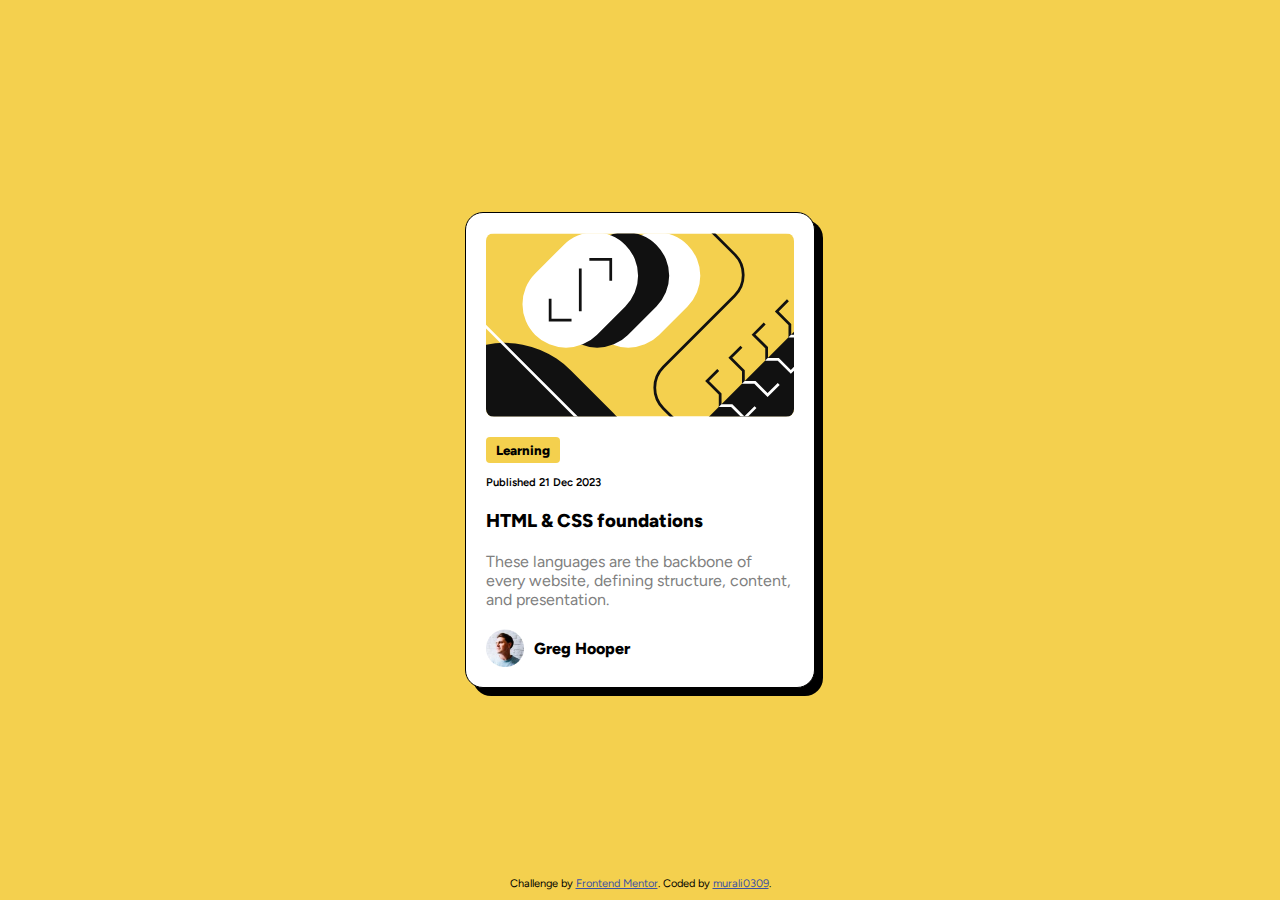
<file: Blog-preview-card/index.html>
<!DOCTYPE html>
<html lang="en">
<head>
  <meta charset="UTF-8">
  <meta name="viewport" content="width=device-width, initial-scale=1.0"> <!-- displays site properly based on user's device -->
  <link rel="stylesheet" href="style.css">
  <link rel="icon" type="image/png" sizes="32x32" href="./images/favicon-32x32.png">
  
  <title>Frontend Mentor | Blog preview card</title>

  <!-- Feel free to remove these styles or customise in your own stylesheet 👍 -->
  <style>
    .attribution { font-size: 11px; text-align: center; }
    .attribution a { color: hsl(228, 45%, 44%); }
  </style>
</head>
<body>
<main>
  <div class="card">

    <img src="./images/illustration-article.svg" alt="">
    <h5>Learning</h5>
    <p class="date">Published 21 Dec 2023</p>
    <h3 class="title"> HTML & CSS foundations</h3>
    <p class="discription">  These languages are the backbone of every website, 
      defining structure, content, and presentation.</p>
    <div class="author">  
      <img src="./images/image-avatar.webp" alt="">
      <p class="name">Greg Hooper</p>
    </div> 
  </div>
</main>

<footer>
  <div class="attribution">
    Challenge by <a href="https://www.frontendmentor.io?ref=challenge" 
    target="_blank">Frontend Mentor</a>. 
    Coded by <a href="https://www.frontendmentor.io/profile/murali0309" 
    target="_blank">murali0309</a>.
  </div>
  
</footer>
</body>
</html>
</file>
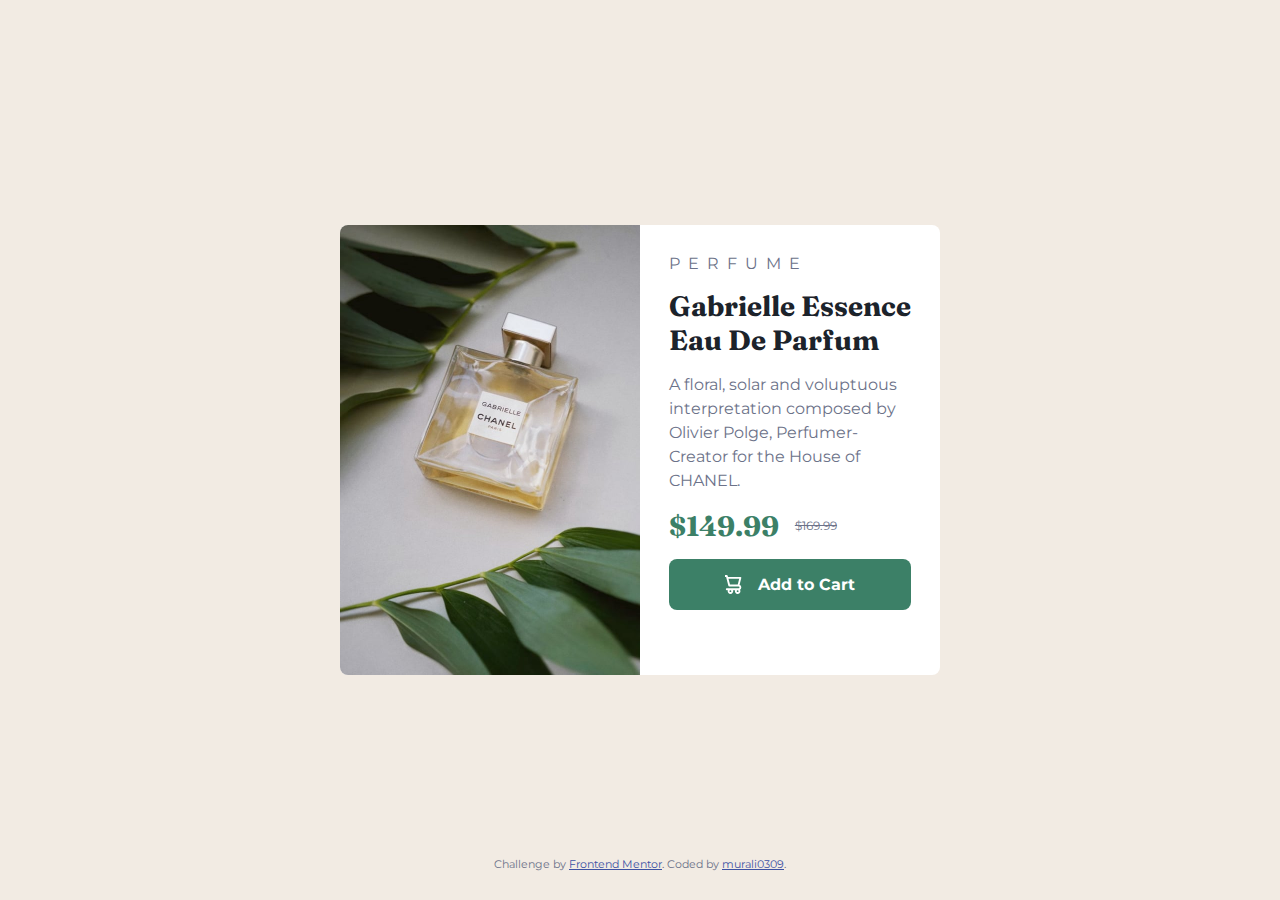
<file: product-preview-card/index.html>
<!DOCTYPE html>
<html lang="en">
<head>
  <meta charset="UTF-8">
  <meta name="viewport" content="width=device-width, initial-scale=1.0"> <!-- displays site properly based on user's device -->
  
  <title>Frontend Mentor | Product preview card component</title>
  
  <link rel="icon" type="image/png" sizes="32x32" href="./images/favicon-32x32.png">
  <link rel="stylesheet" href="style.css">

  <link rel="stylesheet" href="https://fonts.googleapis.com/css2?family=Material+Symbols+Outlined:opsz,wght,FILL,GRAD@24,400,0,0" />

  <!-- Feel free to remove these styles or customise in your own stylesheet 👍 -->
</head>
<body>
  <main class="card">
      <section class="imgsection">
        <img class="desktopimage" src="./images/image-product-desktop.jpg" alt="">
        <img class="mobileimage" src="./images/image-product-mobile.jpg" alt="">
      </section>

      <section class="textsection">
        <p class="product">PERFUME</p>
        <h1 class="productTitle">Gabrielle Essence Eau De Parfum</h1>
        <p class="discription">A floral, solar and voluptuous interpretation composed by Olivier Polge, 
          Perfumer-Creator for the House of CHANEL.</p>
          <div class="priceTag inlineFlex">
            <h1>$149.99</h1>
            <p><s>$169.99</s></p>
            </div>
            <button class="cartButton inlineFlex"><img src="./images/icon-cart.svg" alt="">Add to Cart</button>
      </section>
  </main>

  <footer>
    <div class="attribution">
        Challenge by <a href="https://www.frontendmentor.io?ref=challenge" 
        target="_blank">Frontend Mentor</a>. 
        Coded by <a href="https://www.frontendmentor.io/profile/murali0309" 
        target="_blank">murali0309</a>.
</footer>

</body>
</html>
</file>
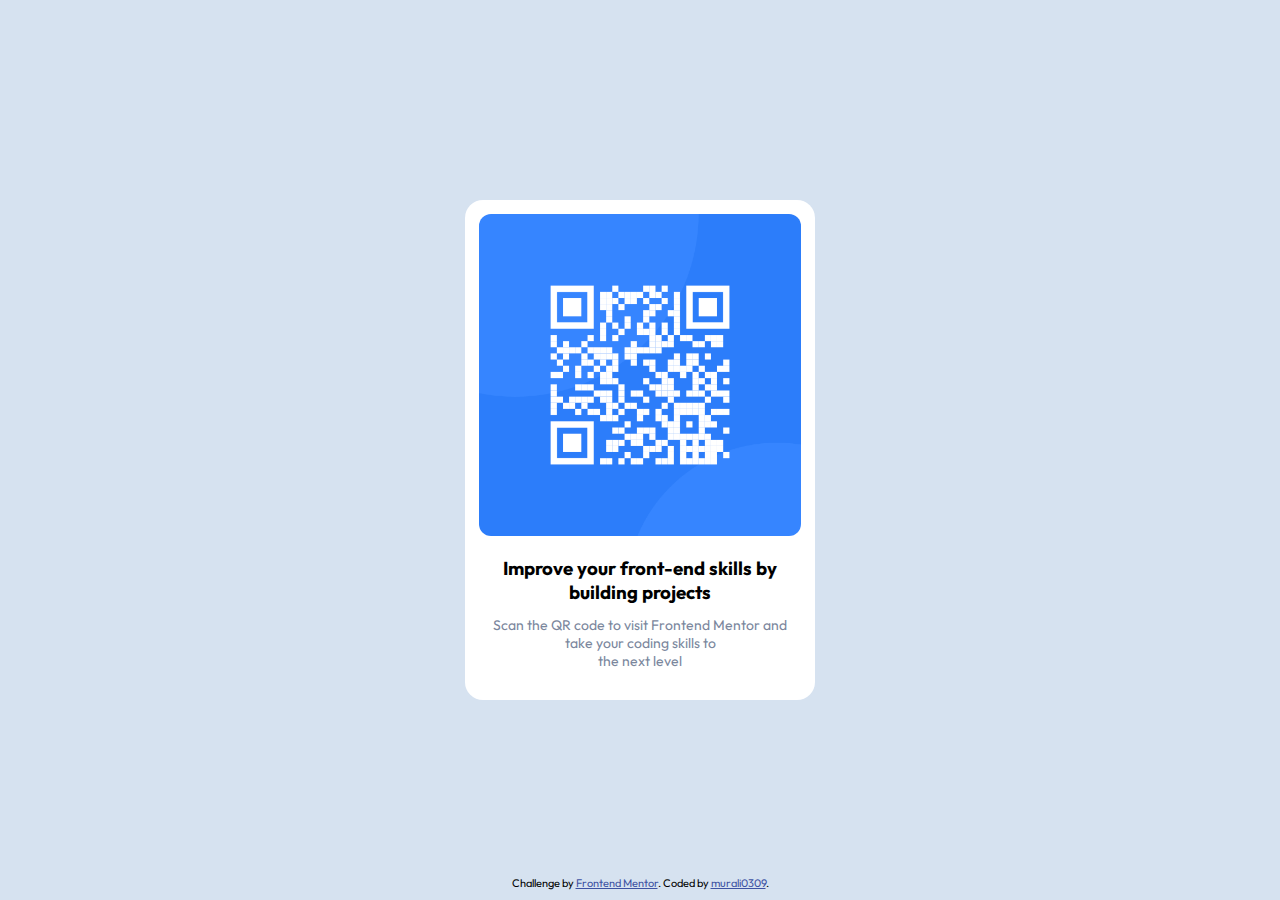
<file: QR-Code-Solution/index.html>
<!DOCTYPE html>
<html lang="en">
<head>
  <meta charset="UTF-8">
  <meta name="viewport" content="width=device-width, initial-scale=1.0"> <!-- displays site properly based on user's device -->

  <link rel="stylesheet" href="style.css">
  <link rel="icon" type="image/png" sizes="32x32" href="./images/favicon-32x32.png">
  
  <title>Frontend Mentor | QR code component</title>
</head>

<body>
  <main id="container">

    <div class="card">
      <img src="./images/image-qr-code.png" alt="QR-code-Image">
      
      <div class="textcontainer">
        <h3>Improve your front-end skills by building projects
        </h3>
        
        <p>Scan the QR code to visit Frontend Mentor and 
          take your coding skills to <br>the next level
        </p>
      </div>
    </main>
    
    <footer>
      <div class="attribution">
        Challenge by <a href="https://www.frontendmentor.io?ref=challenge" target="_blank">Frontend Mentor</a>. 
        Coded by <a href="#">murali0309</a>.
      </div>
    </div>
  </footer>
      
</body>
</html>
</file>
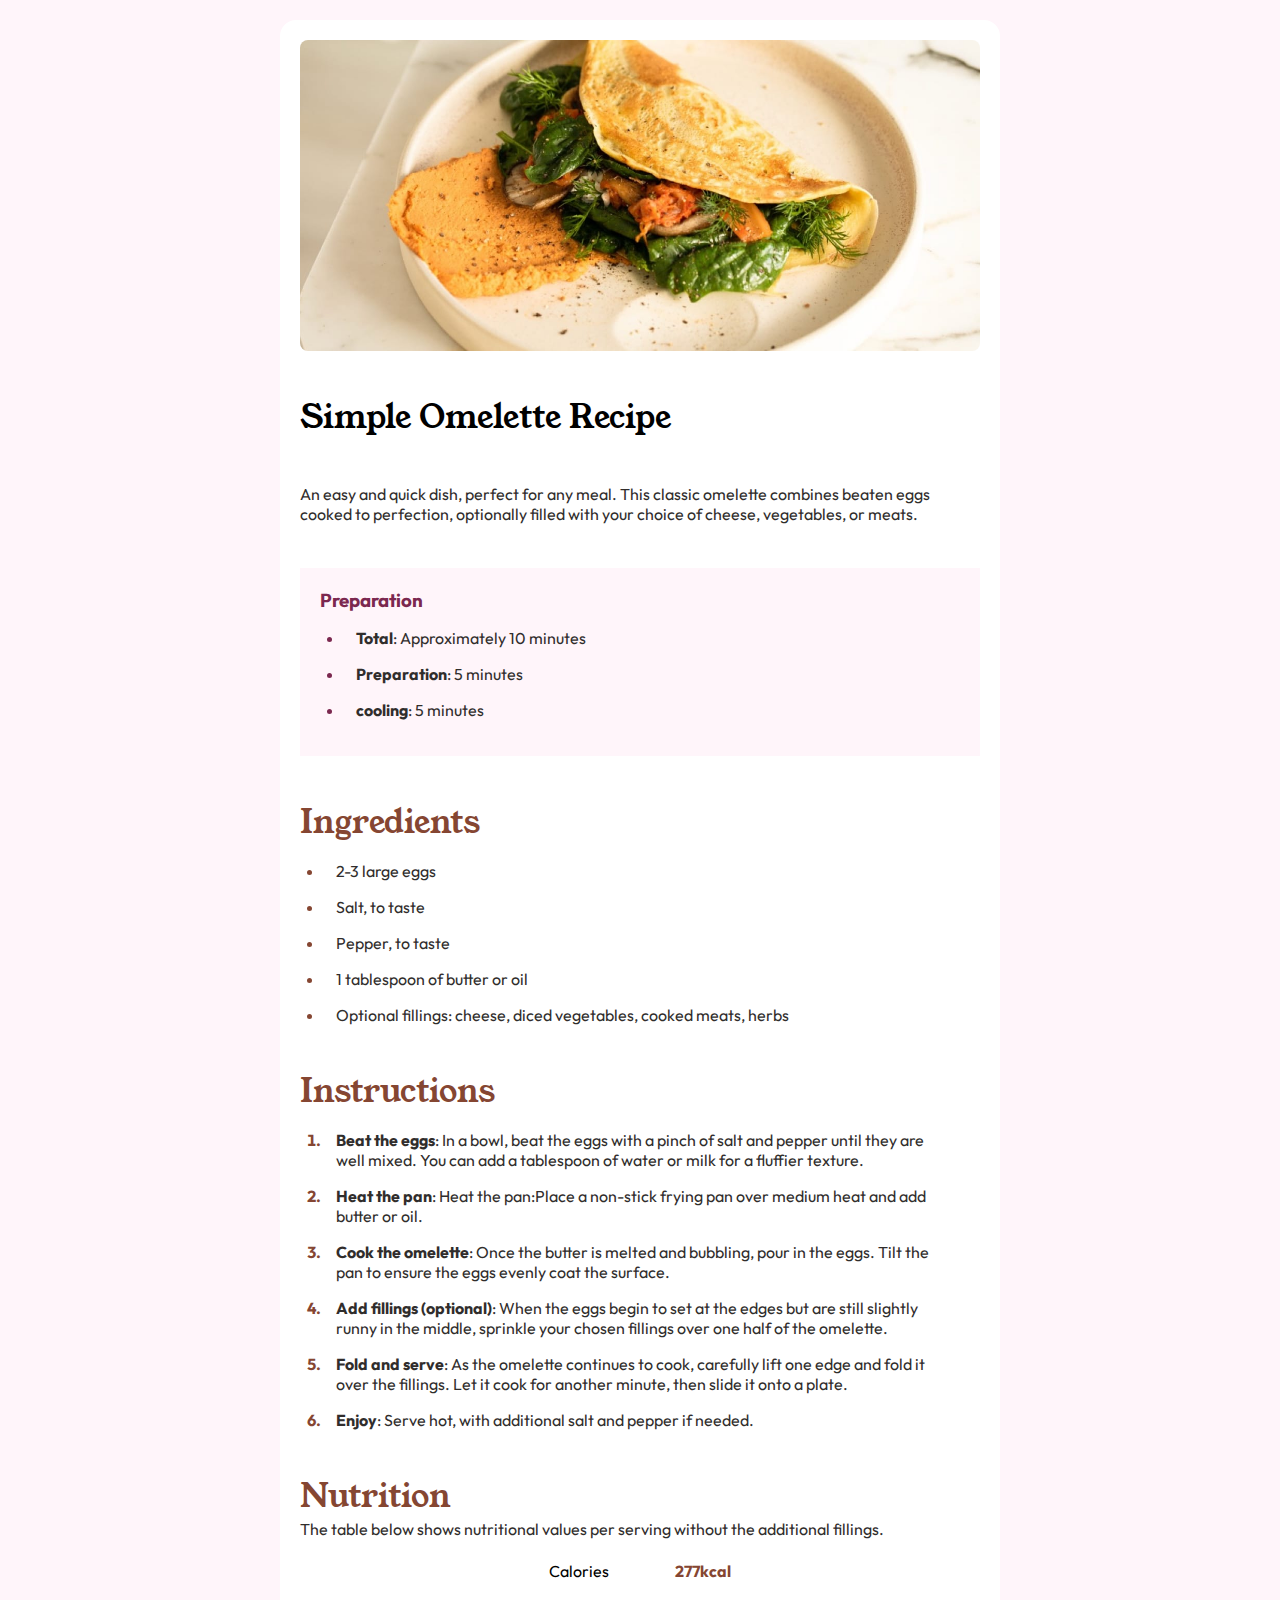
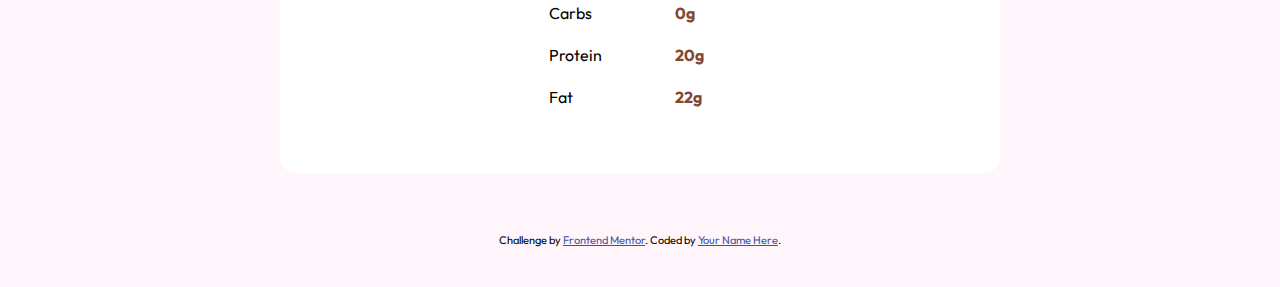
<file: Recipe-Page/index.html>
<!DOCTYPE html>
<html lang="en">
<head>
  <meta charset="UTF-8">
  <meta name="viewport" content="width=device-width, initial-scale=1.0"> <!-- displays site properly based on user's device -->

  <link rel="icon" type="image/png" sizes="32x32" href="./assets/images/favicon-32x32.png">
  <link rel="stylesheet" href="style.css">
  
  <title>Frontend Mentor | Recipe page</title>

  <!-- Feel free to remove these styles or customise in your own stylesheet 👍 -->
</head>
<body>

<main>
  <header class="Recipe-Head-container">
    <img src="./images/image-omelette.jpeg" alt="">
    <div class="Recipe-Head-Text">
      <h1>Simple Omelette Recipe</h1>
      <p>An easy and quick dish, perfect for any meal. This classic omelette 
        combines beaten eggs cooked to perfection, optionally filled with your
        choice of cheese, vegetables, or meats.</p>
    </div>
  </header>

  <section class="Preparation-Container">
    <div class="Pre-bg">
    <h3>Preparation</h3>
    <ul>
      <li><p><strong>Total</strong>: Approximately 10 minutes</p></li>
      <li><p><strong>Preparation</strong>: 5 minutes</p></li>
      <li><p><strong>cooling</strong>: 5 minutes</p></li>
    </ul>
  </div>
  </section>

  <section class="body-container">
    <h1>Ingredients</h1>
    <ul>
      <li><p>2-3 large eggs</p></li>
      <li><p>Salt, to taste</p></li>
      <li><p>Pepper, to taste</p></li>
      <li><p>1 tablespoon of butter or oil</p></li>
      <li><p>Optional fillings: cheese, diced vegetables, cooked meats, herbs</p></li>
    </ul>
  </section>

  <section class="body-container">
    <h1>Instructions</h1>
    <ol>
      <li><p><strong>Beat the eggs</strong>: In a bowl, beat the eggs with a pinch of salt 
        and pepper until they are well mixed. You can add a tablespoon of water or
        milk for a fluffier texture.</p></li>

      <li><p><strong>Heat the pan</strong>: Heat the pan</b>:Place a non-stick frying pan
        over medium heat and add butter or oil.</p></li>

      <li><p><strong>Cook the omelette</strong>: Once the butter is melted and bubbling, 
        pour in the eggs. Tilt the pan to ensure the eggs evenly coat the surface.</p></li>

      <li><p><strong>Add fillings (optional)</strong>: When the eggs begin to set at the edges but are still slightly runny in the 
        middle, sprinkle your chosen fillings over one half of the omelette.</p></li>

      <li><p><strong>Fold and serve</strong>: As the omelette continues to cook, carefully lift one edge and fold it over the 
        fillings. Let it cook for another minute, then slide it onto a plate.</p></li>

      <li><p><strong>Enjoy</strong>: Serve hot, with additional salt and pepper if needed.</p></li>
    </ol>
  </section>

  <section class="body-container">
    <h1>Nutrition</h1>
    <p>The table below shows nutritional values per 
      serving without the additional fillings.</p>
      <table>
        <tr>
          <td>Calories</td>
          <td>277kcal</td>
        </tr>
        <tr>
          <td>Carbs</td>
          <td>0g</td>
        </tr>
        <tr>
          <td>Protein</td>
          <td>20g</td>
        </tr>
        <tr>
          <td>Fat</td>
          <td>22g</td>
        </tr>
      </table>
  </section>
</main>

  <footer>
    <div class="attribution">
      Challenge by <a href="https://www.frontendmentor.io?ref=challenge" target="_blank">Frontend Mentor</a>. 
      Coded by <a href="https://www.frontendmentor.io/profile/murali0309">Your Name Here</a>.
    </div>
  </footer>
</body>
</html>
</file>
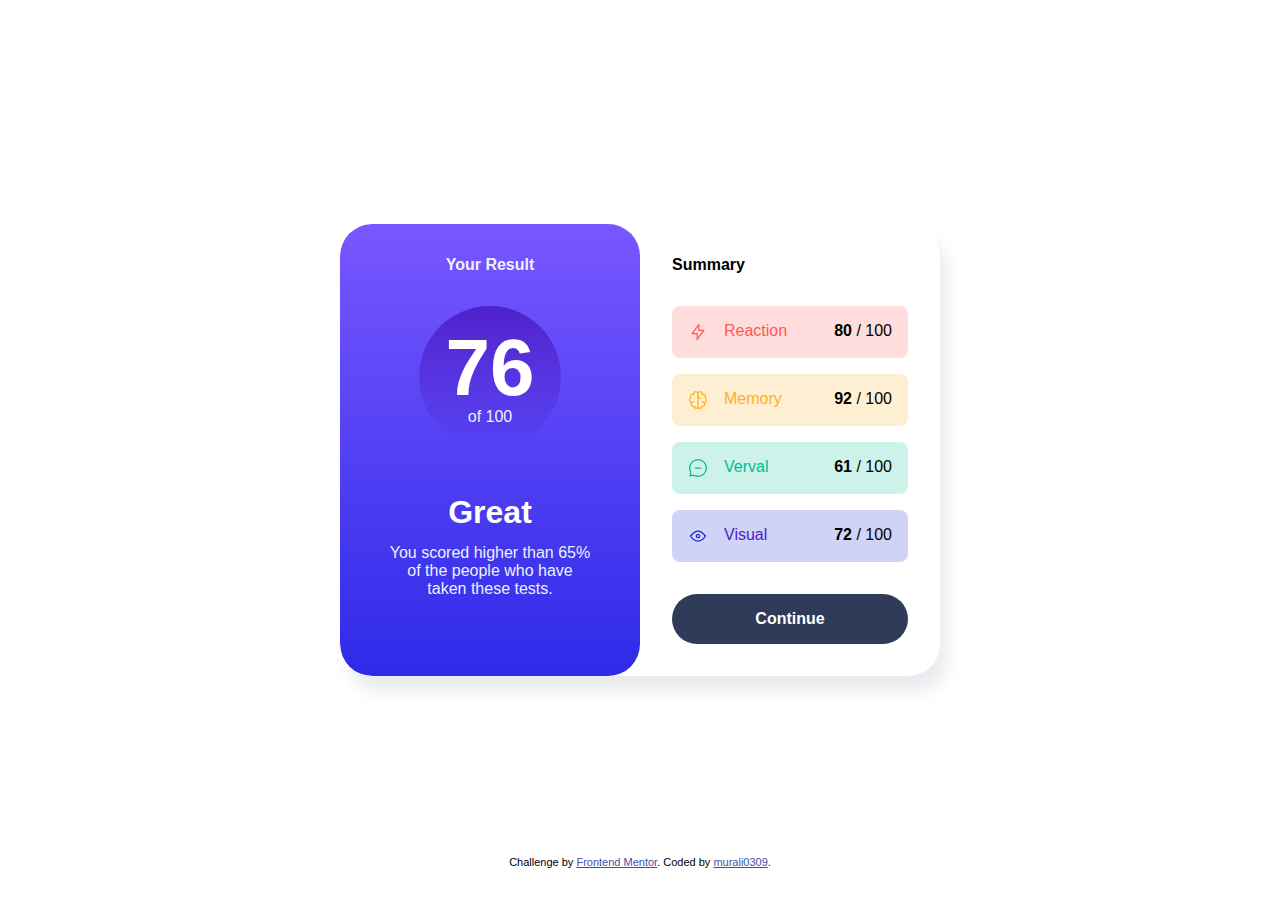
<file: ResultsSummary/index.html>
<!DOCTYPE html>
<html lang="en">
<head>
  <meta charset="UTF-8">
  <meta name="viewport" content="width=device-width, initial-scale=1.0"> <!-- displays site properly based on user's device -->

  <link rel="icon" type="image/png" sizes="32x32" href="./images/favicon-32x32.png">
  <link rel="stylesheet" href="style.css">
  <title>Frontend Mentor | Results summary component</title>

  <!-- Feel free to remove these styles or customise in your own stylesheet 👍 -->
</head>
<body>
    <main class="ResultCard">
        <header class="Resultsection flex center">
            <h1 class="sectionTitle">Your Result</h1>

            <div class="ResultScoreContainer">
                <div class="circle flex center">
                      <h1>76</h1>
                      <p>of 100</p>
                </div>
            </div>

            <div class="text">
                <h1>Great</h1>
                <p>
                    You scored higher than 65% of the people who have taken 
                    these tests.
                </p>
            </div>
        </header>

        <section class="Summarysection flex flow">
            <h1 class="sectionTitle">Summary</h1>

            <div class="scoreContainer flex flow">

                <div class="score flex inline"
                data-background-1="score-bg-1">
                    <div class="Scoreitem-1 flex"><img src="./images/icon-reaction.svg" alt=""> <p>Reaction</p></div>
                    <div><p><strong>80</strong> / 100</p></div>
                </div>
                <div class="score flex inline"
                data-background-2="score-bg-2">
                    <div class="Scoreitem-2 flex"><img src="./images/icon-memory.svg" alt=""> <p>Memory</p></div>
                    <div><p><strong>92</strong> / 100</p></div>
                </div>
                <div class="score flex inline"
                data-background-3="score-bg-3">
                    <div class="Scoreitem-3 flex"><img src="./images/icon-verbal.svg" alt=""> <p>Verval</p></div>
                    <div><p><strong>61</strong> / 100</p></div>
                </div>
                <div class="score flex inline"
                data-background-4="score-bg-4">
                    <div class="Scoreitem-4 flex"><img src="./images/icon-visual.svg" alt=""> <p>Visual</p></div>
                    <div><p><strong>72</strong> / 100</p></div>
                </div>
            </div>

            <button>Continue</button>
        </section>
    </main>


    <footer>
        <div class="attribution">
            Challenge by <a href="https://www.frontendmentor.io?ref=challenge" 
            target="_blank">Frontend Mentor</a>. 
            Coded by <a href="https://www.frontendmentor.io/profile/murali0309" 
            target="_blank">murali0309</a>.
    </footer>
</body>
</html>
</file>
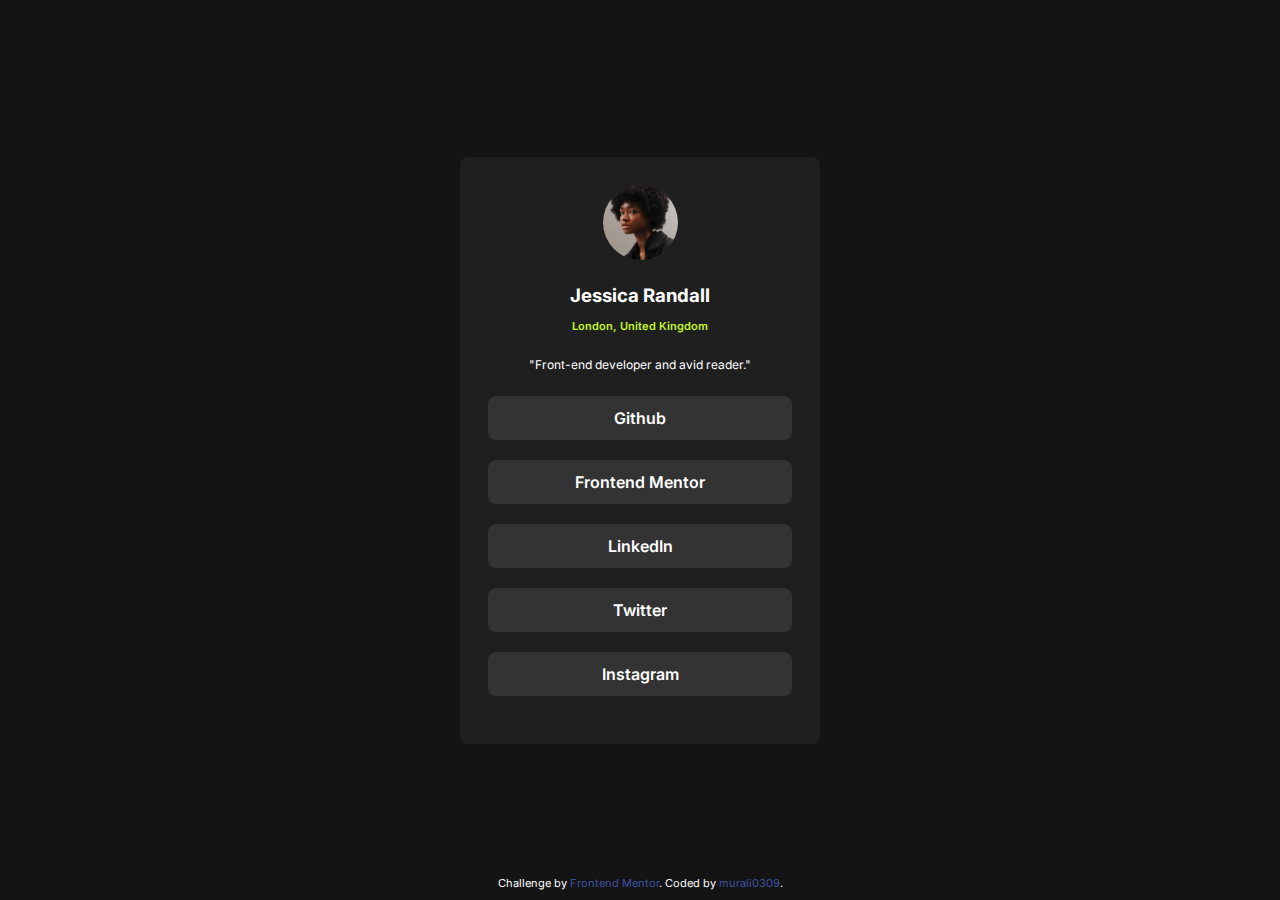
<file: social-links-profile/index.html>
<!DOCTYPE html>
<html lang="en">
<head>
  <meta charset="UTF-8">
  <meta name="viewport" content="width=device-width, initial-scale=1.0"> <!-- displays site properly based on user's device -->
  <link rel="stylesheet" href="style.css">
  <link rel="icon" type="image/png" sizes="32x32" href="./assets/images/favicon-32x32.png">
  
  <title>Frontend Mentor | Social links profile</title>

  <!-- Feel free to remove these styles or customise in your own stylesheet 👍 -->
</head>
<body>

  <main>
    <div class="card">

      <img src="./images/avatar-jessica.jpeg" alt="">
      <div class="user">
        <h3 class="name">Jessica Randall</h3>
        <p class="location">London, United Kingdom</p>
      </div>
      <p class="about">"Front-end developer and avid reader."</p>
      
      <ul>
        <li><a href="#">Github</a></li>
        <li><a href="#">Frontend Mentor</a></li>
        <li><a href="#">LinkedIn</a></li>
        <li><a href="#">Twitter</a></li>
        <li><a href="#">Instagram</a></li>
      </ul>
    </div>
    </main>

  <footer>
    <div class="attribution">
      Challenge by <a href="https://www.frontendmentor.io?ref=challenge" target="_blank">Frontend Mentor</a>. 
      Coded by <a href="#">murali0309</a>.
    </div>
</footer>
</body>
</html>
</file>
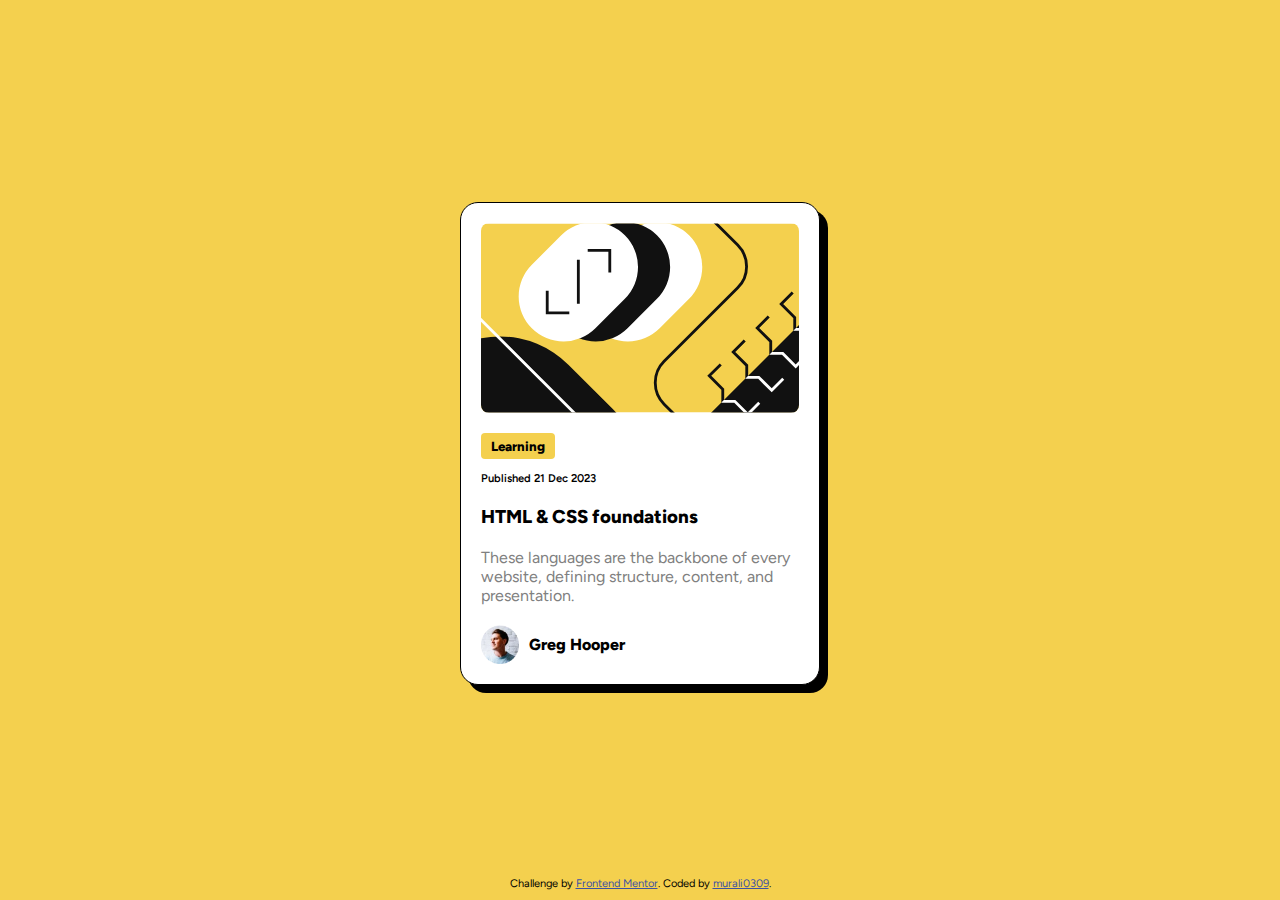
<file: blog-preview-card-main/Blog-preview-card/index.html>
<!DOCTYPE html>
<html lang="en">
<head>
  <meta charset="UTF-8">
  <meta name="viewport" content="width=device-width, initial-scale=1.0"> <!-- displays site properly based on user's device -->
  <link rel="stylesheet" href="style.css">
  <link rel="icon" type="image/png" sizes="32x32" href="./images/favicon-32x32.png">
  
  <title>Frontend Mentor | Blog preview card</title>

  <!-- Feel free to remove these styles or customise in your own stylesheet 👍 -->
  <style>
    .attribution { font-size: 11px; text-align: center; }
    .attribution a { color: hsl(228, 45%, 44%); }
  </style>
</head>
<body>
<main>
  <div class="card">

    <img src="./images/illustration-article.svg" alt="">
    <h5>Learning</h5>
    <p class="date">Published 21 Dec 2023</p>
    <h3 class="title"> HTML & CSS foundations</h3>
    <p class="discription">  These languages are the backbone of every website, 
      defining structure, content, and presentation.</p>
    <div class="author">  
      <img src="./images/image-avatar.webp" alt="">
      <p class="name">Greg Hooper</p>
    </div> 
  </div>
</main>

<footer>
  <div class="attribution">
    Challenge by <a href="https://www.frontendmentor.io?ref=challenge" target="_blank">Frontend Mentor</a>. 
    Coded by <a href="https://www.frontendmentor.io/profile/murali0309" target="_blank">murali0309</a>.
  </div>
  
</footer>
</body>
</html>
</file>
<file: Blog-preview-card/style.css>
@import url('https://fonts.googleapis.com/css2?family=Figtree:ital,wght@0,300..900;1,300..900&display=swap');

*{
    font-family: 'Figtree',sans-serif;
    margin: 0;
    padding: 0;
    transition: all 0.3s ease 0s;
    cursor:default;
    box-sizing: border-box;
}

:root{
    --primary-Yellow: hsl(47, 88%, 63%);
    --netural-White: hsl(0, 0%, 100%);
    --netural-Grey: hsl(0, 0%, 50%);
    --netural-Black: hsl(0, 0%, 7%);
}

body{
    background-color: var(--primary-Yellow);
    padding: 20px;
    position: relative;

    display: flex;
    flex-direction: column;
    min-height: 100dvh;
    align-items: center;
    justify-content: center;
}

main{
    display: flex;
}

.card{
    display: flex;
    flex-direction: column;
    box-sizing: border-box;
    padding: 20px;
    max-width: 350px;
    row-gap: 20px;
    border-radius: 18px;
    border: 1px solid;
    box-shadow: 8px 8px;
    background-color: var(--netural-White);
}

.card img{
    width: 100%;
    border-radius: 8px; 
}

h5{
    width: fit-content;
    padding: 5px 10px;
    border-radius: 4px;
    background-color: var(--primary-Yellow);
    font-weight: 800;
}
.date{
    margin-top: -8px;
    font-size: .7rem;
    font-weight: 600;
}
.title{
    font-weight: 800;
}

.title:hover{
    color: var(--primary-Yellow);
    cursor: pointer;
}
.discription{
    font-size: 1rem;
    color: var(--netural-Grey);
}
.author{
    display: flex;
    align-items: center;
    gap:10px ;
}

.author img{
    width: 38px;
}
.name{
    font-size: 1rem;
    font-weight: 800;
}

.attribution { 
    font-size: 11px;
    text-align: center;
}
.attribution a {
    color: hsl(228, 45%, 44%);
}

footer{
    padding: 0 0 10px ;
    align-self: center;
    position: absolute;
    bottom: 0;
}
</file>
<file: product-preview-card/style.css>
@import url('https://fonts.googleapis.com/css2?family=Montserrat:ital,wght@0,100..900;1,100..900&display=swap');
@import url('https://fonts.googleapis.com/css2?family=Fraunces:ital,opsz,wght@0,9..144,100..900;1,9..144,100..900&family=Montserrat:ital,wght@0,100..900;1,100..900&display=swap');

*{
    margin: 0;
    padding: 0;
    box-sizing: border-box;
    font: inherit;
    font-family: var(--font-secondary);
}
:root{
 
    /*colors*/
    --primary-Darkcyan: hsl(158, 36%, 37%);
    --primary-Darkcyan-dark: hsl(158, 36%, 27%);
    --primary-Cream: hsl(30, 38%, 92%);
    
    --neutral-Verydarkblue: hsl(212, 21%, 14%);
    --neutral-Darkgrayishblue: hsl(228, 12%, 48%);
    --neutral-White: hsl(0, 0%, 100%);

    /* spacing */
    --spacing-large:1.8rem;
    --spacing-small:1rem;
    
    /*font styles*/
    --font-Primaru: "Fraunces", sans-serif;
    --font-secondary: "Montserrat", sans-serif;

    --fw-regular: 500;
    --fw-bold: 700;
  
    --fs-400: .75rem;
    --fs-500: 1rem;
    --fs-700: 1.75rem;
}


body{
    padding: var(--spacing-small);
    background: var(--primary-Cream);
    color:var(--neutral-Darkgrayishblue);
}

img{
    width: 100%;
    display: block;
}

.cartButton img{
    width: 1.1rem;
}

button{
    justify-content: center;
    background: var(--primary-Darkcyan);
    border: 0;
    padding: var(--spacing-small) 0;
    border-radius: .5rem;
    color: var(--neutral-White);
    font-weight: 700;
    cursor: pointer;
}

button:hover{
    background: var(--primary-Darkcyan-dark);
    
}
.inlineFlex{
    display: flex;
    align-items: center;
    gap: var(--spacing-small);
}
/* =================
    Layout
    ================ */

    .card{
        max-width: 600px;
        background: var(--neutral-White);
        border-radius: .5rem;
        overflow: hidden;
    }

    .imgsection{
        width: 100%;
    }

    .textsection{
        padding: var(--spacing-large);
        display: flex;
        flex-direction: column;
        gap: var(--spacing-small);
    }

    /* typography */

    .product{
        letter-spacing: .5rem;
    }

    .productTitle,
    .priceTag h1{
        font-family: var(--font-Primaru);
        font-weight: bold;
        font-size: var(--fs-700);
        color:var(--neutral-Verydarkblue);
    }

    .discription{
        line-height: 1.5;
    }

    .priceTag h1{
        color: var(--primary-Darkcyan);
    }

    .priceTag p{
        font-size: var(--fs-400);
    }



/* footer */

footer{
    margin: var(--spacing-large);
}

.attribution { 
    font-size: 11px; text-align: center; 
}
.attribution a { 
    color: hsl(228, 45%, 44%); 
}


@media (max-width:600px) {
    .desktopimage{
        display: none;
    }
}

@media (min-width:600px) {
    .mobileimage{
        display: none;
    }
    
    body{
        display: flex;
        flex-direction: column;
        align-items: center;
        justify-content: center;
        position: relative;
        min-height: 100dvh;
    }

    .card{
        display: grid;
        grid-template-columns: 1fr 1fr;
    }
    /* .imgsection,
    .textsection{
        width: 50%;
    } */

    footer{
        position: absolute;
        bottom: 0;
    }
}
</file>
<file: QR-Code-Solution/style.css>
/*- White: hsl(0, 0%, 100%)
- Light gray: hsl(212, 45%, 89%)
- Grayish blue: hsl(220, 15%, 55%)
- Dark blue: hsl(218, 44%, 22%)*/



@import url('https://fonts.googleapis.com/css2?family=Outfit:wght@100..900&display=swap');

* {
    margin: 0;
    font-family: 'Outfit', sans-serif;
}



body{
    height: 100dvh;
    background-color: hsl(212, 45%, 89%);
    display: flex;
    flex-direction: column;
    align-items: center;
    justify-content: center;

    position: relative;
}

/* #container{
    display: flex;
} */

.card{
    box-sizing: border-box;

    max-width: 350px;
    padding: 14px;
    border-radius: 18px;
    background-color: hsl(0, 0%, 100%);

    text-align: center;

}

img{
    width: 100%;
    border-radius: 12px;
}

.textcontainer{
    margin: 16px 0;
    padding: 0 10px;
    display: flex;
    flex-direction: column;
    row-gap: 12px;
}

p{
    font-weight: 400;
    font-size: 14px;
    color: hsl(220, 15%, 55%);
}

footer{
    position: absolute;
    padding: 0 0 10px;
    bottom: 0;
}

.attribution { 
    margin-top: 12px;
    font-size: 11px; 
    text-align: center; 
}
.attribution a { 
    color: hsl(228, 45%, 44%);
}
</file>
<file: Recipe-Page/style.css>
@import url('https://fonts.googleapis.com/css2?family=Outfit:wght@100..900&display=swap');
@import url('https://fonts.googleapis.com/css2?family=Outfit:wght@100..900&family=Young+Serif&display=swap');


*{
    box-sizing: border-box;
    margin: 0;
    padding: 0;
    font-family: 'Outfit',sans-serif;
}

:root{
--Primary-Nutmeg: hsl(14, 45%, 36%);
--Primary-DarkRaspberry: hsl(332, 51%, 32%);

--Netural-White :hsl(0, 0%, 100%);
--Netural-RoseWhite: hsl(330, 100%, 98%);
--Netural-Eggshell :hsl(30, 54%, 90%);
--Netural-LightGrey: hsl(30, 18%, 87%);
--Netural-WengeBrown: hsl(30, 10%, 34%);
--Netural-DarkCharcoal: hsl(24, 5%, 18%);

--Primary-font: 'Young Serif', sans-serif;
--secondary-font:'Outfit',sans-serif;
}

body{
    font-family: 'Outfit',sans-serif;
    font-size: 1rem;
}

img{
    max-width: 100%;
    display: block;
}

/* =============
    Layout
    ============ */

section, header p, header h1{
    margin: 2.75rem 0;
    padding:0 1.5rem;
}

.Pre-bg{
    background-color: var(--Netural-RoseWhite);
    padding: 20px;
}

ul, ol{
    padding: 0 .5rem;
}

li p, ol p{
    padding: 0 0.75rem;
}

table{
    margin: auto;
}

td{
    padding: 20px 32px 0 32px;
    margin: 0;
}

.boder{
    border-bottom: solid;
}

/* =============
    Typography
    ============ */

h1{
    font-family: var(--Primary-font);
    font-weight: 300;
}

section h1, td:last-child{
    color: var(--Primary-Nutmeg);
}

td:last-child{
    font-weight: 700;
}

section h3{
    color: var(--Primary-DarkRaspberry);
}

p{
    color: var(--Netural-DarkCharcoal);
}

li::marker {
    color: var(--Primary-DarkRaspberry);
}

li{
    margin: 1rem;
}

.body-container li::marker {
    color: var(--Primary-Nutmeg);
    font-weight: bold;
}


/* =============
    Media quries
    ============ */

@media (min-width: 426px) {

    main{
        padding: 1.25rem;
        margin: 0 auto;
        border-radius: 16px;
        max-width: 720px;
        background-color: var(--Netural-White);
    }
    img{
        border-radius: .5rem;

    }
    section, header p, header h1{
        padding: 0;
    }

    body{
        padding: 20px;
        background-color: var(--Netural-RoseWhite);
}
}


/* =============
    Footer
    ============ */

footer{
    margin:40px auto 0 auto;
    background-color: var(--Netural-RoseWhite);
    padding: 20px;
}

.attribution { 
    font-size: 11px; 
    text-align: center; 
}

.attribution a {
    color: hsl(228, 45%, 44%); 
}
</file>
<file: ResultsSummary/style.css>
@import url('https://fonts.googleapis.com/css2?family=Hanken+Grotesk:ital,wght@0,100..900;1,100..900&display=swap');


/* ================
    colors
    =============== */
*{
    margin: 0;
    padding: 0;
    box-sizing: border-box;
    font: inherit;
}



/* ========================
    colors and spacings
    ======================= */
:root{

    /* primary */
/* svg colors */
--Light-red: hsl(0, 100%, 67%);
--Orangey-yellow: hsl(39, 100%, 56%);
--Green-teal: hsl(166, 100%, 37%);
--Cobalt-blue: hsl(234, 85%, 45%);

--Light-red-v: 0, 100%, 67%;
--Orangey-yellow-v: 39, 100%, 56%;
--Green-teal-v: 166, 100%, 37%;
--Cobalt-blue-v: 234, 85%, 45%;

/* netural */
--White: hsl(0, 0%, 100%);
--Pale-blue: hsl(221, 100%, 96%);
--Dark-gray-blue: hsl(224, 30%, 27%);
--Light-lavender: hsl(241, 100%, 89%);


--shadow: hsl(224, 30%, 27%, .1);

/* background gradients */
--light-Slate-Blue: hsl(252, 100%, 67%);
--light-royal-blue: hsl(241, 81%, 54%);

/* gradients */
--gradient-primary: linear-gradient(
    var(--light-Slate-Blue),
    var(--light-royal-blue));
--gradient-secondary: linear-gradient(
    var(--violet-blue),
    var(--persian-blue));

/* circle gradients colors */
--violet-blue: hsla(256, 72%, 46%, 1);
--persian-blue: hsla(241, 72%, 46%, 0);

/* font */
  --font-default: 'HankenGrotesk', sans-serif;

  --fw-regular: 500;
  --fw-bold: 700;
  --fw-black: 800;

  --fs-400: 1.125rem;
  --fs-500: 1.25rem;
  --fs-600: 1.5rem;
  --fs-700: 1.75rem;
  --fs-800: 2rem;
  --fs-900: 5rem;

  /* spacing */
  --spacing-large:2rem;
  --spacing-small:1rem;
}

body{
    height: fit-content;
    font-family: var(--font-default);
    padding: 0 var(--spacing-small);
    display: flex;
    flex-direction: column;
    align-items: center;
    gap: var(--spacing-large);
}

button{
    padding: var(--spacing-small);
    border-radius: 50vh;
    border: none;
    background: var(--Dark-gray-blue);
    color: var(--White);
    cursor: pointer;
}

button:hover{
    background: var(--gradient-primary);
}

.flex{
    display: flex;
}
.center{
    flex-direction: column;
    align-items: center;
    text-align: center;
}

.flow{
    flex-direction: column;
}

.inline{
    justify-content: space-between;
}
/* ================
    Layout
    =============== */
.ResultCard{
    max-width: 600px;
}

header{
    color: var(--Pale-blue);
    background: var(--gradient-primary);
}

.Resultsection{
    padding: var(--spacing-large) calc(var(--spacing-large) * 1.5);
    gap: var(--spacing-large);
    border-radius: 0 0 var(--spacing-large) var(--spacing-large);
}

.circle{
    width: 142px;
    justify-content: center;
    aspect-ratio: 1/1;
    border-radius: 50%;
    background: var(--gradient-secondary);   
}


.Summarysection{
    padding: var(--spacing-large);
    gap: var(--spacing-large);
}

.scoreContainer{
    gap: var(--spacing-small);
}

.score{
    padding: var(--spacing-small);
    border-radius: .5rem;
background-color: hsl(var(--background), .2);
}

.score[data-background-1="score-bg-1"]{
--background: var(--Light-red-v);
}
.score[data-background-2="score-bg-2"]{
--background: var(--Orangey-yellow-v);
}
.score[data-background-3="score-bg-3"]{
--background: var(--Green-teal-v);
}
.score[data-background-4="score-bg-4"]{
--background: var(--Cobalt-blue-v);
}
/* ================
    typography
    =============== */

strong{
    font-weight: var(--fw-bold);  
}

.circle h1,
.text h1,
button{
    color: var(--White);
    font-weight: var(--fw-bold);
}

.sectionTitle{
    font-weight: bold;
}

.circle h1{
    font-size: var(--fs-900);
    line-height: 1;
}

.text h1{
    font-size: var(--fs-800);
    line-height: 2;
}

.Scoreitem-1{
    gap: 1rem;
    color: var(--Light-red);
}
.Scoreitem-2{
    gap: 1rem;
    color: var(--Orangey-yellow);
}
.Scoreitem-3{
    gap: 1rem;
    color: var(--Green-teal);
}
.Scoreitem-4{
    gap: 1rem;
    color: var(--violet-blue);
}


/* footer */

footer{
    margin: var(--spacing-large) auto;
}
.attribution {
    font-size: 11px;
    text-align: center;
}
.attribution a {
    color: hsl(228, 45%, 44%);
}



/* media 375px */

@media (min-width:600px){
    body{
        min-height: 100dvh;
        justify-content: center;
        position: relative;
    }
    .ResultCard {
        display: grid;
        grid-template-columns: 1fr 1fr;
        border-radius: var(--spacing-large);
        overflow: hidden;
        box-shadow: .5rem 1rem 1rem var(--shadow);

    }
    .Resultsection{
        border-radius: var(--spacing-large);
    }

    footer{
        position: absolute;
        bottom: 0;
    }
}
</file>
<file: social-links-profile/style.css>
@import url('https://fonts.googleapis.com/css2?family=Inter:wght@100..900&display=swap');

*{
    margin: 0;
    padding: 0;
    list-style-type: none;
    text-decoration: none;
    text-align: center;
    color: var(--netural-White);
    font-family: 'Inter', sans-serif;
    transition: all 0.3s ease 0s;
    box-sizing: border-box;
}
:root{

    --primary-Green: hsl(75, 94%, 57%);
    
    --netural-White: hsl(0, 0%, 100%);
    --netural-Grey: hsl(0, 0%, 20%);
    --netural-DarkGrey: hsl(0, 0%, 12%);
    --netural-OffBlack: hsl(0, 0%, 8%);
}

body{
    background-color: var(--netural-OffBlack);
    display: flex;
    flex-direction: column;
    justify-content: center;
    align-items: center;
    position: relative;
    min-height: 100dvh;
    padding: 20px;
}

.card{
    display: flex;
    flex-direction: column;
    box-sizing: border-box;
    padding: 28px;
    row-gap: 24px;
    border-radius: 8px;
    width: 360px;
    background-color: var(--netural-DarkGrey);
}

img{
    width: 75px;
    margin: auto;
    border-radius: 50%;
}

.name{
    color:var(--netural-White);
    font-weight: 700;
  
}

.location{
    font-size: 11px;
    font-weight: 600;
    margin-top: 12px;
    color: var(--primary-Green);
}

.about{
    font-size: 12px;
    color:var(--netural-White);
    font-weight: 400;
}

li{
    margin-bottom: 20px;
}

ul li a{
    display: block;
    color: var(--netural-White);
    background-color: var(--netural-Grey);
    padding: 12px;
    border-radius: 8px;
    font-weight: 600;
}
ul li a:hover{
    background-color: var(--primary-Green);
    color: var(--netural-OffBlack);
    cursor: pointer;
}


footer{
    position: absolute;
    bottom: 0;
    padding: 10px;

}
.attribution{
    font-size: 11px; text-align: center;
}
.attribution a{
    color: hsl(228, 45%, 44%);
}
</file>
<file: blog-preview-card-main/Blog-preview-card/style.css>
@import url('https://fonts.googleapis.com/css2?family=Figtree:ital,wght@0,300..900;1,300..900&display=swap');

*{
    font-family: 'Figtree',sans-serif;
    margin: 0;
    padding: 0;
    transition: all 0.3s ease 0s;
    cursor:default;
    box-sizing: border-box;
}

:root{
    --primary-Yellow: hsl(47, 88%, 63%);
    --netural-White: hsl(0, 0%, 100%);
    --netural-Grey: hsl(0, 0%, 50%);
    --netural-Black: hsl(0, 0%, 7%);
}

body{
    background-color: var(--primary-Yellow);
    padding: 10px;

    display: flex;
    flex-direction: column;
    min-height: 100dvh;

}
main{
    display: flex;
    align-items: center;
    justify-content: center;
    flex-grow: 1;

}

.card{
    display: flex;
    flex-direction: column;
    box-sizing: border-box;
    padding: 20px;
    max-width: 360px;
    row-gap: 20px;
    border-radius: 18px;
    border: 1px solid;
    box-shadow: 8px 8px;
    background-color: var(--netural-White);
}

.card img{
    border-radius: 8px; 
}
h5{
    width: fit-content;
    padding: 5px 10px;
    border-radius: 4px;
    background-color: var(--primary-Yellow);
    font-weight: 800;
}
.date{
    margin-top: -8px;
    font-size: .7rem;
    font-weight: 600;
}
.title{
    font-weight: 800;
}

.title:hover{
    color: var(--primary-Yellow);
    cursor: pointer;
}
.discription{
    font-size: 1rem;
    color: var(--netural-Grey);
}
.author{
    display: flex;
    align-items: center;
    gap:10px ;
}

.author img{
    width: 38px;
}
.name{
    font-size: 1rem;
    font-weight: 800;
}
</file>
